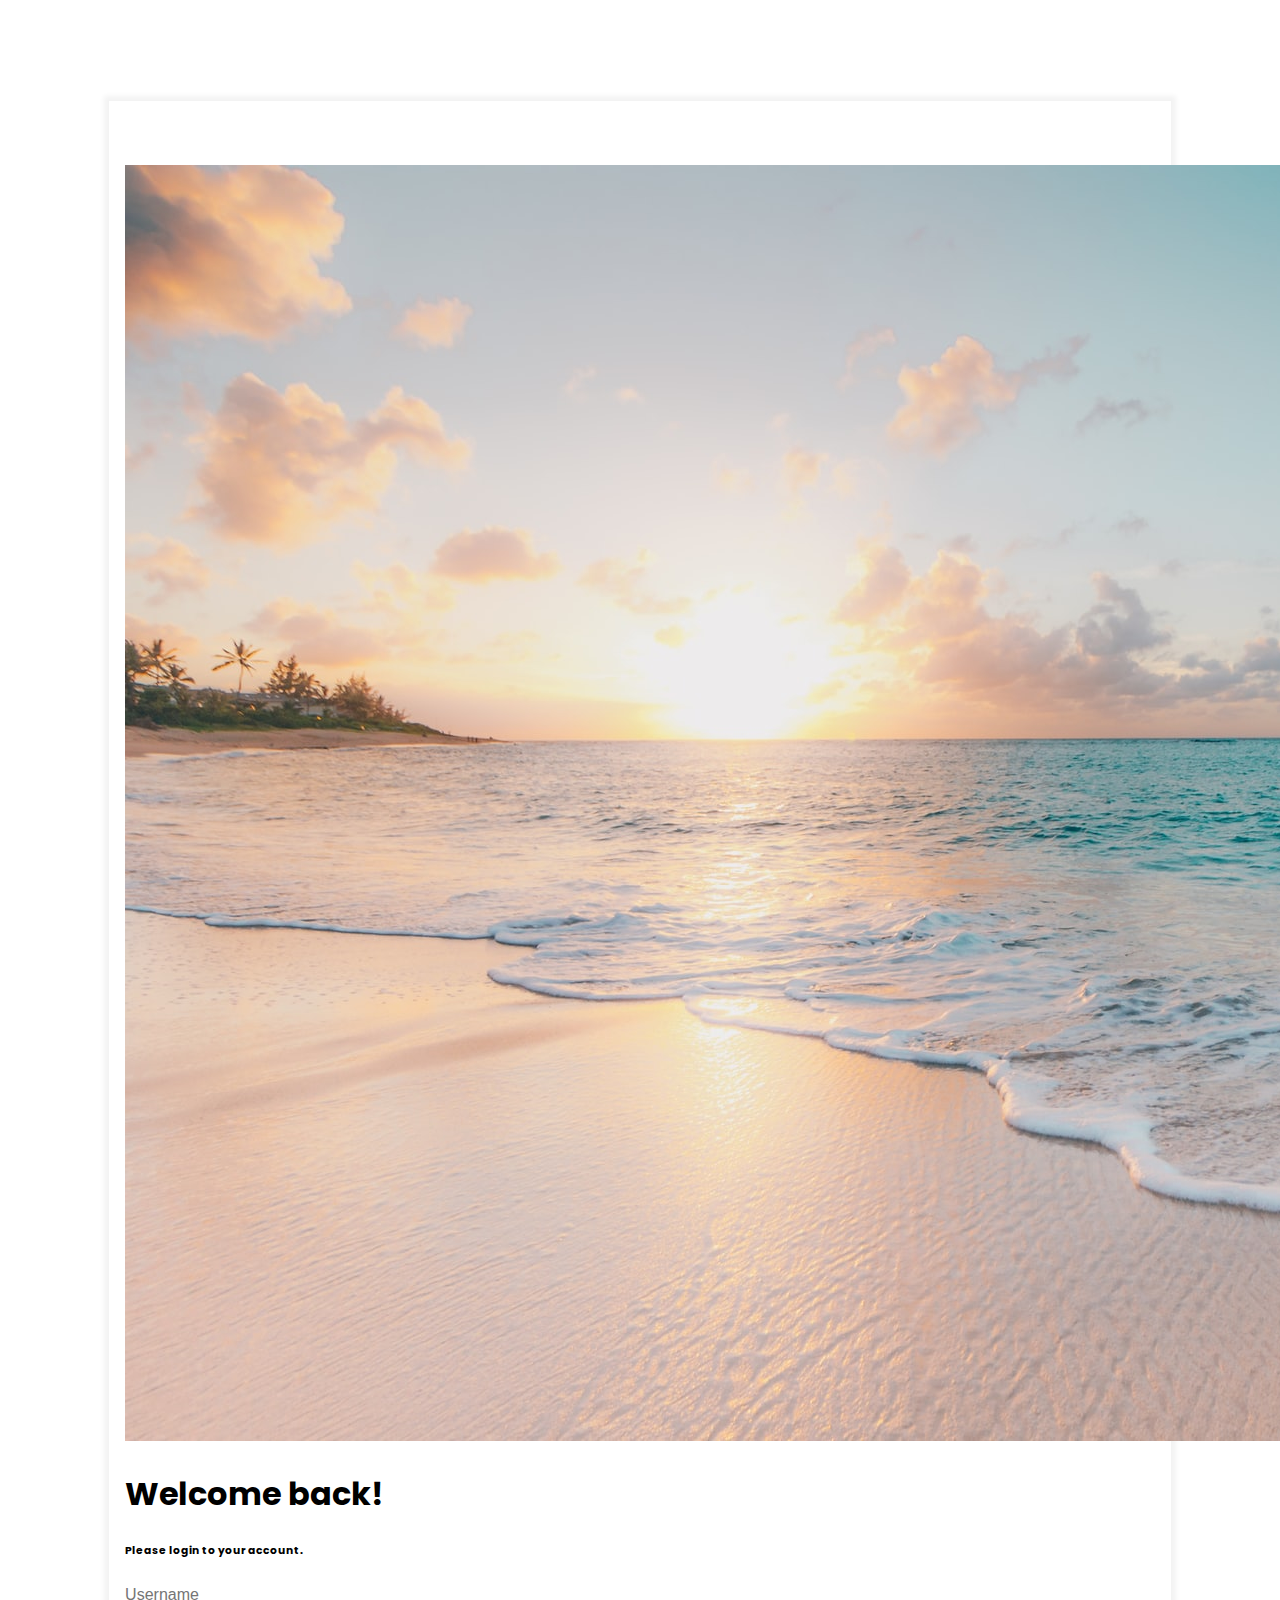
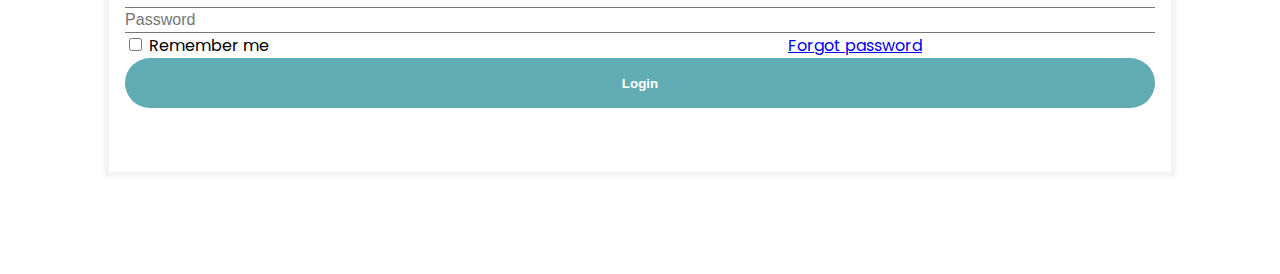
<file: index.html>
<!doctype html>
<html lang="en">
  <head>
    <meta charset="utf-8">
    <meta name="viewport" content="width=device-width, initial-scale=1">
    <link rel="stylesheet" type="text/css" href="style.css">
    
    <link href="https://cdn.jsdelivr.net/npm/bootstrap@5.1.1/dist/css/bootstrap.min.css" rel="stylesheet" integrity="sha384-F3w7mX95PdgyTmZZMECAngseQB83DfGTowi0iMjiWaeVhAn4FJkqJByhZMI3AhiU" crossorigin="anonymous">

    <title>Login Page</title>
  </head>
  <body>
  	
  	<section class="Form my-5 mx-8">
  		<div class="container">
  			<div class="row content">
  				<div class="col-lg-6 mb-3">
  					<img src="scene.jpg" class="img-fluid" alt="image"/>
  				</div>
  				
  				<div class="col-lg-6 my-4 px-5">
  				<h1 >Welcome back!</h1>
  				<h6>Please login to your account.</h6>
  					<form action="employees.html">
  						<div class="form-group my-3">

  								<input type="text" placeholder="Username" class="form-control">
  							
  						</div>
  						
  						<div class="form-group my-3">
  						
  								<input type="password" placeholder="Password" class="form-control">
  						
  						</div>
  						
  						<div class="form-group form-check py-5">
  							<input type="checkbox" name="checkbox" class="form-check-input" id="checkbox">
  							<label class="form-check-label" for="checkbox">Remember me</label> 
  							<a href="#">Forgot password</a>
  						</div>
  						
  							
  							<button type="submit" class="btn1" >Login</button>
  						
  					</form>
  					
  				</div>
  			</div>
  		</div>
  	</section>


    <script src="https://cdn.jsdelivr.net/npm/bootstrap@5.1.1/dist/js/bootstrap.bundle.min.js" integrity="sha384-/bQdsTh/da6pkI1MST/rWKFNjaCP5gBSY4sEBT38Q/9RBh9AH40zEOg7Hlq2THRZ" crossorigin="anonymous"> </script>
  </body>
</html>
</file>
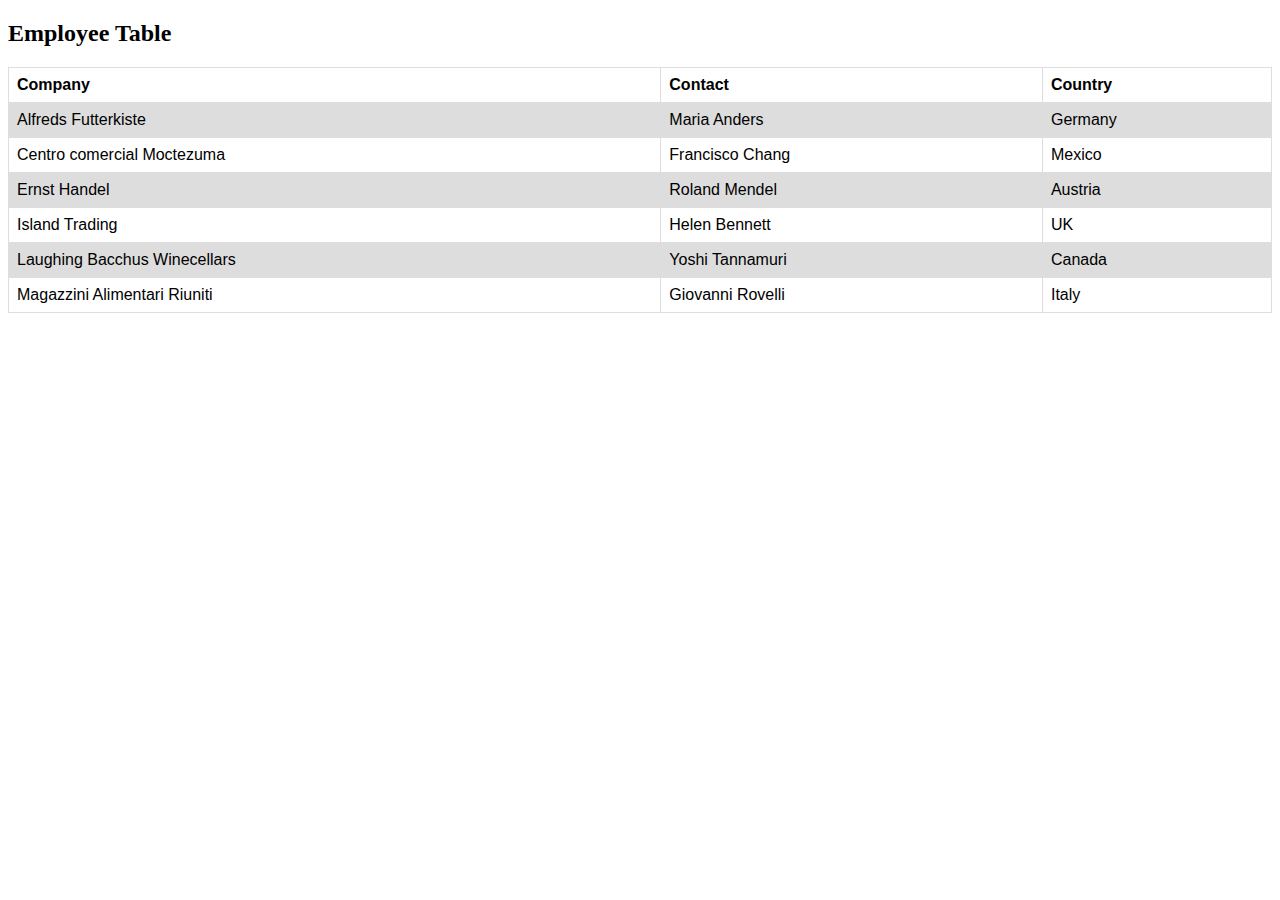
<file: employees.html>
<!DOCTYPE html>
<html>
<head>
<title>
Employee Data
</title>
<style>
table {
  font-family: arial, sans-serif;
  border-collapse: collapse;
  width: 100%;
}

td, th {
  border: 1px solid #dddddd;
  text-align: left;
  padding: 8px;
}

tr:nth-child(even) {
  background-color: #dddddd;
}
</style>
</head>
<body>

<h2>Employee Table</h2>

<table>
  <tr>
    <th>Company</th>
    <th>Contact</th>
    <th>Country</th>
  </tr>
  <tr>
    <td>Alfreds Futterkiste</td>
    <td>Maria Anders</td>
    <td>Germany</td>
  </tr>
  <tr>
    <td>Centro comercial Moctezuma</td>
    <td>Francisco Chang</td>
    <td>Mexico</td>
  </tr>
  <tr>
    <td>Ernst Handel</td>
    <td>Roland Mendel</td>
    <td>Austria</td>
  </tr>
  <tr>
    <td>Island Trading</td>
    <td>Helen Bennett</td>
    <td>UK</td>
  </tr>
  <tr>
    <td>Laughing Bacchus Winecellars</td>
    <td>Yoshi Tannamuri</td>
    <td>Canada</td>
  </tr>
  <tr>
    <td>Magazzini Alimentari Riuniti</td>
    <td>Giovanni Rovelli</td>
    <td>Italy</td>
  </tr>
</table>

</body>
</html>
</file>
<file: style.css>
@import url('https://fonts.googleapis.com/css2?family=Poppins:wght@300&display=swap');
/*
*{
	padding: 0;
	margin: 0;
	box-sizing: border-box;
}*/

body {
	font-family: 'Poppins', sans-serif;
}

.content {
	margin: 8%;
	padding: 4rem 1rem 4rem 1rem;
	box-shadow: 0 0 5px 5px rgba(0, 0, 0, .05);
}

.signin-text {
	font-style: normal;
	font-weight: 600 !important;
}

.form-control {
	display: block;
	width: 100%;
	font-size: 1rem;
	font-weight: 400;
	line-height: 1.5;
	border-style: solid !important;
	border-width: 0 0 1px 0 !important;
	padding: 0px ! important;
	color: #495057;
	height: auto;
	border-radius: 0;
	background-color: #fff;
	background-clip: padding-box;
	
}

a {
	margin-left: 50%;
}

.btn1 {
	border: none;
	outline: none;
	height: 50px;
	width: 100%;
	background-color: #61acb3;
	color: white;
	border-radius: 3em;
	font-weight: bold;
}
</file>
